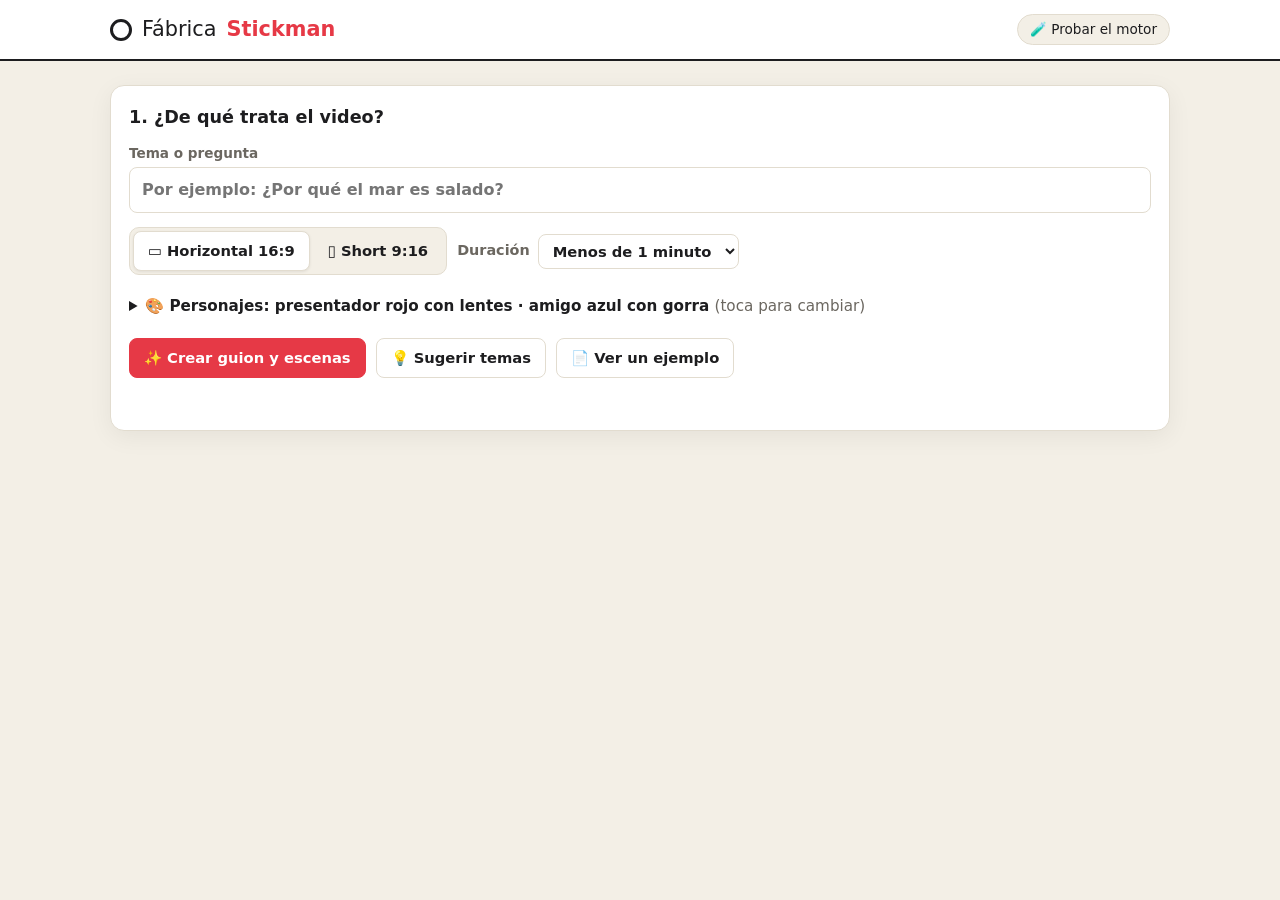
<file: index.html>
<!DOCTYPE html>
<html lang="es">
<head>
  <meta charset="UTF-8">
  <meta name="viewport" content="width=device-width, initial-scale=1">
  <title>Fábrica Stickman — videos de curiosidades</title>
  <meta name="description" content="Fábrica de videos de curiosidades con stickman animados.">
  <link rel="stylesheet" href="css/estilos.css?v=11">
</head>
<body>
  <header class="barra">
    <div class="barra-dentro">
      <span class="logo"><span class="logo-cabeza"></span>Fábrica <strong>Stickman</strong></span>
      <a class="etiqueta" href="demo.html">🧪 Probar el motor</a>
    </div>
  </header>

  <main>
    <section class="tarjeta">
      <h1 class="titulo-seccion">1. ¿De qué trata el video?</h1>
      <label class="campo">Tema o pregunta
        <input type="text" id="txtTema" maxlength="200" placeholder="Por ejemplo: ¿Por qué el mar es salado?">
      </label>
      <div id="temasSugeridos" class="chips" hidden></div>

      <div class="fila-controles">
        <div class="grupo-botones" role="group" aria-label="Formato del video">
          <button type="button" class="btn activo" data-formato="16:9">▭ Horizontal 16:9</button>
          <button type="button" class="btn" data-formato="9:16">▯ Short 9:16</button>
        </div>
        <label class="campo-en-linea">Duración
          <select id="selMinutos">
            <option value="1">Menos de 1 minuto</option>
            <option value="3">Unos 3 minutos</option>
            <option value="5">Unos 5 minutos</option>
          </select>
        </label>
      </div>

      <details class="personajes" id="panelPersonajes">
        <summary>🎨 Personajes: <span id="resumenPersonajes"></span> <span class="suave">(toca para cambiar)</span></summary>
        <div class="personajes-cuerpo">
          <canvas id="lienzoPersonajes" width="640" height="320" aria-label="Vista previa de los personajes"></canvas>
          <div class="personaje-opciones">
            <fieldset>
              <legend>Presentador</legend>
              <label class="campo-en-linea">Color <select id="colorPresentador"></select></label>
              <label class="campo-en-linea">Accesorio <select id="accesorioPresentador"></select></label>
            </fieldset>
            <fieldset>
              <legend>Amigo</legend>
              <label class="campo-en-linea">Color <select id="colorAmigo"></select></label>
              <label class="campo-en-linea">Accesorio <select id="accesorioAmigo"></select></label>
            </fieldset>
            <p class="nota">Se usa en todos tus videos, también en el que ya tienes abierto.</p>
          </div>
        </div>
      </details>

      <div class="fila-controles">
        <button type="button" class="btn btn-principal" id="botonCrear">✨ Crear guion y escenas</button>
        <button type="button" class="btn" id="botonSugerir">💡 Sugerir temas</button>
        <button type="button" class="btn" id="botonEjemplo">📄 Ver un ejemplo</button>
      </div>
      <p id="estado" class="estado" role="status" aria-live="polite"></p>
    </section>

    <section id="seccionVideo" class="tarjeta" hidden>
      <h2 class="titulo-seccion">2. Vista previa</h2>
      <p id="tituloVideo" class="titulo-video"></p>

      <div class="escenario">
        <canvas id="lienzo" aria-label="Vista previa del video"></canvas>
      </div>
      <p id="subtitulo" class="subtitulo"></p>

      <div class="fila-controles">
        <button type="button" class="btn btn-principal" id="botonPlay">▶ Reproducir</button>
        <button type="button" class="btn" id="botonInicio">⏮ Desde el inicio</button>
        <input type="range" id="linea" min="0" max="1000" value="0" aria-label="Línea de tiempo">
        <span id="tiempo" class="tiempo">0:00</span>
      </div>
      <div class="fila-controles">
        <label class="campo-en-linea">Voz
          <select id="selLocutor"></select>
        </label>
        <label class="campo-en-linea">Música
          <select id="selMusica"></select>
        </label>
        <label class="campo-en-linea">Volumen
          <input type="range" id="volMusica" min="0" max="200" step="5" value="100" aria-label="Volumen de la música">
          <output id="valorVolumen" for="volMusica" class="tiempo">100%</output>
        </label>
        <button type="button" class="btn btn-principal" id="botonVoz">🎙 Generar voz</button>
      </div>
      <p id="notaVoz" class="nota"></p>
    </section>

    <section id="seccionEscenas" class="tarjeta" hidden>
      <h2 class="titulo-seccion">3. Escenas</h2>
      <p class="nota">Puedes corregir la narración. Si no te gusta lo que hacen los muñequitos en una escena, pulsa 🎬 para que Gemini la vuelva a dirigir.</p>
      <ol id="listaEscenas" class="lista-escenas"></ol>

      <details class="youtube">
        <summary>Datos para YouTube</summary>
        <label class="campo">Descripción<textarea id="txtDescripcion" rows="3"></textarea></label>
        <p class="nota" id="txtEtiquetas"></p>
      </details>
    </section>

    <section id="seccionExportar" class="tarjeta" hidden>
      <h2 class="titulo-seccion">4. Descargar el video</h2>
      <label class="casilla"><input type="checkbox" id="chkSubtitulos" checked> Subtítulos dentro del video</label>
      <div class="fila-controles">
        <button type="button" class="btn btn-principal" id="botonExportar">⬇ Exportar video</button>
        <button type="button" class="btn" id="botonCancelar" hidden>✖ Cancelar</button>
        <a id="enlaceDescarga" class="btn" hidden>💾 Guardar de nuevo</a>
      </div>
      <progress id="progresoExportar" class="progreso" max="1000" value="0" hidden></progress>
      <p id="estadoExportar" class="estado" role="status" aria-live="polite"></p>
      <p id="notaExportar" class="nota"></p>
    </section>

    <section id="seccionMiniatura" class="tarjeta" hidden>
      <h2 class="titulo-seccion">5. Miniatura para YouTube</h2>
      <label class="campo">Texto de la miniatura
        <input type="text" id="txtMiniatura" maxlength="60" placeholder="Pocas palabras se leen mejor">
      </label>
      <div class="fila-controles">
        <label class="campo-en-linea">Color
          <select id="selColorMiniatura"></select>
        </label>
        <button type="button" class="btn" id="botonPose">🎲 Otra pose</button>
      </div>
      <div class="escenario">
        <canvas id="lienzoMiniatura" aria-label="Vista previa de la miniatura"></canvas>
      </div>
      <div class="fila-controles">
        <button type="button" class="btn btn-principal" id="botonMiniatura">⬇ Descargar miniatura</button>
      </div>
      <p class="nota">Imagen PNG de 1280×720, el tamaño que pide YouTube. Consejo: 3 a 6 palabras se leen mejor en el celular. En los Shorts, YouTube usa un fotograma del video como portada.</p>
    </section>
  </main>

  <div id="avisos" class="avisos" aria-live="polite"></div>

  <script src="js/stickman.js?v=11"></script>
  <script src="js/ia.js?v=11"></script>
  <script src="js/voz.js?v=11"></script>
  <script src="js/musica.js?v=11"></script>
  <script src="js/exportar.js?v=11"></script>
  <script src="js/miniatura.js?v=11"></script>
  <script src="js/director.js?v=11"></script>
  <script src="js/app.js?v=11"></script>
</body>
</html>
</file>
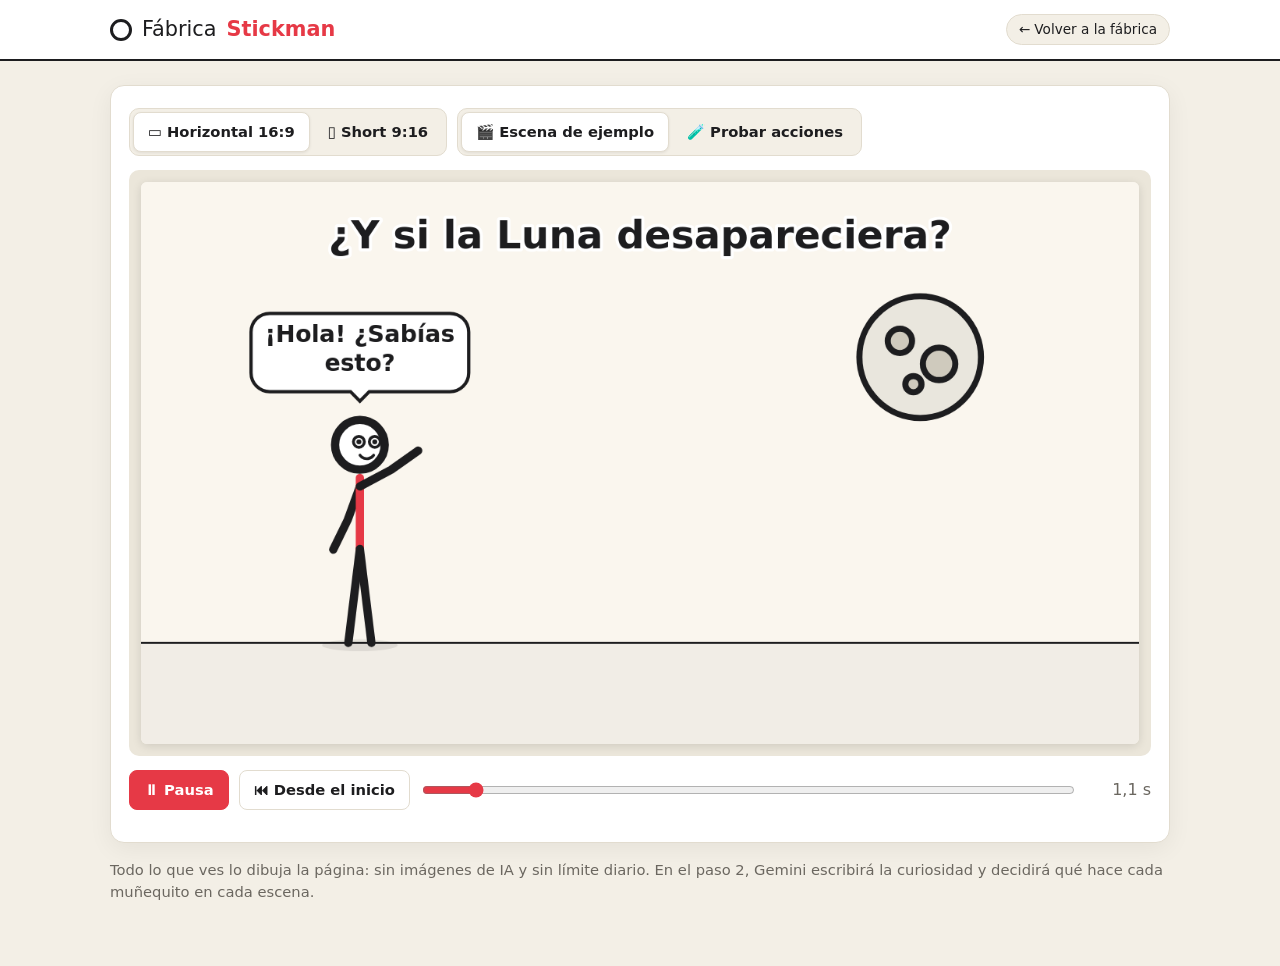
<file: demo.html>
<!DOCTYPE html>
<html lang="es">
<head>
  <meta charset="UTF-8">
  <meta name="viewport" content="width=device-width, initial-scale=1">
  <title>Fábrica Stickman — demostración del motor</title>
  <meta name="description" content="Fábrica de videos de curiosidades con stickman animados.">
  <link rel="stylesheet" href="css/estilos.css?v=11">
</head>
<body>
  <header class="barra">
    <div class="barra-dentro">
      <span class="logo"><span class="logo-cabeza"></span>Fábrica <strong>Stickman</strong></span>
      <a class="etiqueta" href="index.html">← Volver a la fábrica</a>
    </div>
  </header>

  <main>
    <section class="tarjeta">
      <div class="fila-controles">
        <div class="grupo-botones" role="group" aria-label="Formato del video">
          <button type="button" class="btn activo" data-formato="16:9">▭ Horizontal 16:9</button>
          <button type="button" class="btn" data-formato="9:16">▯ Short 9:16</button>
        </div>
        <div class="grupo-botones" role="group" aria-label="Qué mostrar">
          <button type="button" class="btn activo" data-modo="ejemplo">🎬 Escena de ejemplo</button>
          <button type="button" class="btn" data-modo="probar">🧪 Probar acciones</button>
        </div>
      </div>

      <div class="escenario">
        <canvas id="lienzo" aria-label="Vista previa de la animación"></canvas>
      </div>

      <div class="fila-controles">
        <button type="button" class="btn btn-principal" id="botonPlay">⏸ Pausa</button>
        <button type="button" class="btn" id="botonInicio">⏮ Desde el inicio</button>
        <input type="range" id="linea" min="0" max="1000" value="0" aria-label="Línea de tiempo">
        <span id="tiempo" class="tiempo">0,0 s</span>
      </div>

      <div id="panelProbar" class="panel-probar" hidden>
        <label>Acción<select id="selAccion"></select></label>
        <label>Expresión<select id="selExpresion"><option value="">(la de la acción)</option></select></label>
        <label>Accesorio<select id="selAccesorio"><option value="">Ninguno</option></select></label>
        <label>Sostiene<select id="selSostiene"><option value="">(lo de la acción)</option></select></label>
        <label>Objeto<select id="selObjeto"><option value="">Ninguno</option></select></label>
        <label>Animación del objeto<select id="selAnimacion"></select></label>
        <label>Fondo<select id="selFondo"></select></label>
        <label>Efecto<select id="selEfecto"><option value="">Ninguno</option></select></label>
        <label>Cámara<select id="selCamara"></select></label>
        <label>Dice<input type="text" id="txtDice" placeholder="Texto del bocadillo (opcional)"></label>
      </div>
    </section>

    <p class="nota">Todo lo que ves lo dibuja la página: sin imágenes de IA y sin límite diario. En el paso 2, Gemini escribirá
      la curiosidad y decidirá qué hace cada muñequito en cada escena.</p>
  </main>

  <script src="js/stickman.js?v=11"></script>
  <script src="js/demo.js?v=11"></script>
</body>
</html>
</file>
<file: css/estilos.css>
/* ==========================================================
   Fábrica Stickman — estilos
   Tema claro de papel, como un cuaderno de dibujo.
   ========================================================== */

:root {
  --fondo: #f3efe6;
  --tarjeta: #ffffff;
  --borde: #e2dccf;
  --tinta: #1d1d1f;
  --suave: #6b6760;
  --acento: #e63946;
  --acento-hover: #c92f3b;
  --radio: 14px;
  --ease-out: cubic-bezier(0.23, 1, 0.32, 1);
  --dur-rapida: 150ms;
  --fuente: "Segoe UI", system-ui, -apple-system, Roboto, Arial, sans-serif;
}

*, *::before, *::after { box-sizing: border-box; }
body { margin: 0; background: var(--fondo); color: var(--tinta); font-family: var(--fuente); line-height: 1.5; }
[hidden] { display: none !important; }
:focus-visible { outline: 2px solid var(--acento); outline-offset: 2px; }

.barra { background: var(--tarjeta); border-bottom: 2px solid var(--tinta); }
.barra-dentro { max-width: 1100px; margin: 0 auto; padding: 14px 20px; display: flex; align-items: center; justify-content: space-between; gap: 12px; flex-wrap: wrap; }
.logo { display: flex; align-items: center; gap: 10px; font-size: 1.3rem; }
.logo strong { color: var(--acento); }
.logo-cabeza { width: 22px; height: 22px; border: 3px solid var(--tinta); border-radius: 50%; background: #fff; }
.etiqueta { font-size: .85rem; color: var(--suave); background: var(--fondo); padding: 4px 12px; border-radius: 999px; border: 1px solid var(--borde); }

main { max-width: 1100px; margin: 0 auto; padding: 24px 20px 48px; }
.tarjeta { background: var(--tarjeta); border: 1px solid var(--borde); border-radius: var(--radio); padding: 18px; box-shadow: 0 6px 24px rgba(0, 0, 0, .06); }

.fila-controles { display: flex; flex-wrap: wrap; align-items: center; gap: 10px; margin: 4px 0 14px; }
.fila-controles:last-of-type { margin-bottom: 0; }
.grupo-botones { display: inline-flex; border: 1px solid var(--borde); border-radius: 10px; padding: 3px; gap: 3px; background: var(--fondo); }
.grupo-botones .btn { border-color: transparent; background: transparent; }
.grupo-botones .btn.activo { background: var(--tarjeta); border-color: var(--borde); box-shadow: 0 1px 3px rgba(0, 0, 0, .08); }

.btn {
  font: inherit; font-weight: 600; font-size: .92rem; color: var(--tinta); cursor: pointer;
  padding: 8px 14px; border-radius: 8px; border: 1px solid var(--borde); background: var(--tarjeta);
  transition: background var(--dur-rapida) var(--ease-out), border-color var(--dur-rapida) var(--ease-out), transform 160ms var(--ease-out);
}
.btn:hover { border-color: #c9c1b0; }
.btn:active { transform: scale(0.97); }
.btn-principal { background: var(--acento); border-color: var(--acento); color: #fff; }
.btn-principal:hover { background: var(--acento-hover); border-color: var(--acento-hover); }

.escenario { display: flex; justify-content: center; background: #ebe6da; border-radius: 10px; padding: 12px; margin-bottom: 14px; }
#lienzo { display: block; max-width: 100%; max-height: 68vh; border-radius: 6px; box-shadow: 0 2px 10px rgba(0, 0, 0, .12); background: #faf6ee; }

#linea { flex: 1 1 200px; accent-color: var(--acento); }
.tiempo { font-variant-numeric: tabular-nums; color: var(--suave); min-width: 64px; text-align: right; }
#volMusica { width: 130px; accent-color: var(--acento); }
#valorVolumen { min-width: 44px; }

.panel-probar { display: grid; grid-template-columns: repeat(auto-fit, minmax(170px, 1fr)); gap: 12px; margin-top: 16px; padding-top: 16px; border-top: 1px solid var(--borde); }
.panel-probar label { display: block; font-size: .82rem; font-weight: 600; color: var(--suave); }
.panel-probar select, .panel-probar input {
  display: block; width: 100%; margin-top: 4px; font: inherit; font-size: .92rem; color: var(--tinta);
  padding: 8px 10px; border: 1px solid var(--borde); border-radius: 8px; background: #fff;
}

.nota { color: var(--suave); font-size: .92rem; margin-top: 16px; }

/* ---------------- Página principal ---------------- */

a.etiqueta { color: var(--tinta); text-decoration: none; }
a.etiqueta:hover { border-color: #c9c1b0; }
.tarjeta + .tarjeta { margin-top: 20px; }
.titulo-seccion { font-size: 1.1rem; margin: 0 0 12px; }
.titulo-video { font-size: 1.25rem; font-weight: 800; margin: 0 0 12px; }

.campo { display: block; font-size: .85rem; font-weight: 600; color: var(--suave); margin-bottom: 14px; }
.campo input, .campo textarea, .campo-en-linea select, .narracion {
  display: block; width: 100%; margin-top: 4px; font: inherit; font-size: 1rem; color: var(--tinta);
  padding: 10px 12px; border: 1px solid var(--borde); border-radius: 8px; background: #fff;
}
.campo-en-linea { display: inline-flex; align-items: center; gap: 8px; font-size: .9rem; font-weight: 600; color: var(--suave); }
.campo-en-linea select { width: auto; margin-top: 0; padding: 7px 10px; font-size: .92rem; }

.btn:disabled { opacity: .55; cursor: default; transform: none; }
.btn-chico { padding: 5px 10px; font-size: .84rem; }

.chips { display: flex; flex-wrap: wrap; gap: 8px; margin: -4px 0 14px; }
.chip {
  font: inherit; font-size: .88rem; cursor: pointer; padding: 6px 12px; border-radius: 999px;
  border: 1px solid var(--borde); background: var(--fondo); color: var(--tinta);
  transition: background var(--dur-rapida) var(--ease-out), border-color var(--dur-rapida) var(--ease-out), transform 160ms var(--ease-out);
}
.chip:active { transform: scale(0.97); }
.chip.activo { background: var(--acento); border-color: var(--acento); color: #fff; }
@media (hover: hover) and (pointer: fine) { .chip:hover { border-color: #c9c1b0; } }

.estado { min-height: 1.5em; margin: 10px 0 0; color: var(--suave); }

.subtitulo { min-height: 3em; margin: -4px 0 12px; text-align: center; font-size: 1.05rem; }

.lista-escenas { list-style: none; margin: 0; padding: 0; display: grid; gap: 10px; }
.escena { border: 1px solid var(--borde); border-radius: 10px; padding: 10px 12px; transition: border-color 200ms var(--ease-out), background 200ms var(--ease-out); }
.escena.actual { border-color: var(--acento); background: #fff7f7; }
.escena-cabeza { display: flex; align-items: center; gap: 8px; flex-wrap: wrap; }
.escena-cabeza .btn-redirigir { margin-left: auto; }
.duracion { color: var(--suave); font-size: .85rem; font-variant-numeric: tabular-nums; }
.narracion { margin-top: 8px; resize: vertical; }
.direccion { margin: 6px 0 0; font-size: .82rem; color: var(--suave); }

.youtube { margin-top: 16px; }
.youtube summary { cursor: pointer; font-weight: 600; margin-bottom: 10px; }

.avisos { position: fixed; bottom: 20px; left: 50%; transform: translateX(-50%); display: grid; gap: 8px; z-index: 10; width: min(92vw, 460px); }
.toast {
  background: var(--tinta); color: #fff; padding: 12px 16px; border-radius: 10px; box-shadow: 0 8px 24px rgba(0, 0, 0, .2);
  animation: entrar 200ms var(--ease-out);
  transition: opacity 200ms var(--ease-out), transform 200ms var(--ease-out);
}
.toast-error { background: #9b1c26; }
.toast.saliendo { opacity: 0; transform: translateY(6px); }
@keyframes entrar { from { opacity: 0; transform: translateY(6px); } }

@media (prefers-reduced-motion: reduce) {
  .btn:active, .chip:active { transform: none; }
  .toast { animation-name: aparecer-suave; }
  .toast.saliendo { transform: none; }
  @keyframes aparecer-suave { from { opacity: 0; } }
}

/* Exportar */
.casilla { display: inline-flex; align-items: center; gap: 8px; font-size: .95rem; margin-bottom: 12px; cursor: pointer; }
.casilla input { width: 18px; height: 18px; accent-color: var(--acento); }
.progreso { width: 100%; height: 12px; accent-color: var(--acento); margin-bottom: 6px; }
a.btn { text-decoration: none; display: inline-flex; align-items: center; }

/* Personajes */
.personajes { margin: 2px 0 14px; }
.personajes summary { cursor: pointer; font-weight: 600; font-size: .95rem; padding: 6px 0; }
.personajes .suave { color: var(--suave); font-weight: 400; }
.personajes-cuerpo { display: flex; flex-wrap: wrap; gap: 16px; align-items: center; margin-top: 8px; }
#lienzoPersonajes { width: 320px; max-width: 100%; height: auto; border-radius: 10px; border: 1px solid #e6e0d4; }
.personaje-opciones { display: grid; gap: 10px; }
.personaje-opciones fieldset { border: 1px solid #e6e0d4; border-radius: 10px; padding: 8px 12px 10px; display: flex; flex-wrap: wrap; gap: 10px; }
.personaje-opciones legend { font-weight: 700; font-size: .9rem; padding: 0 4px; }
.personaje-opciones .nota { margin-top: 0; }
</file>
